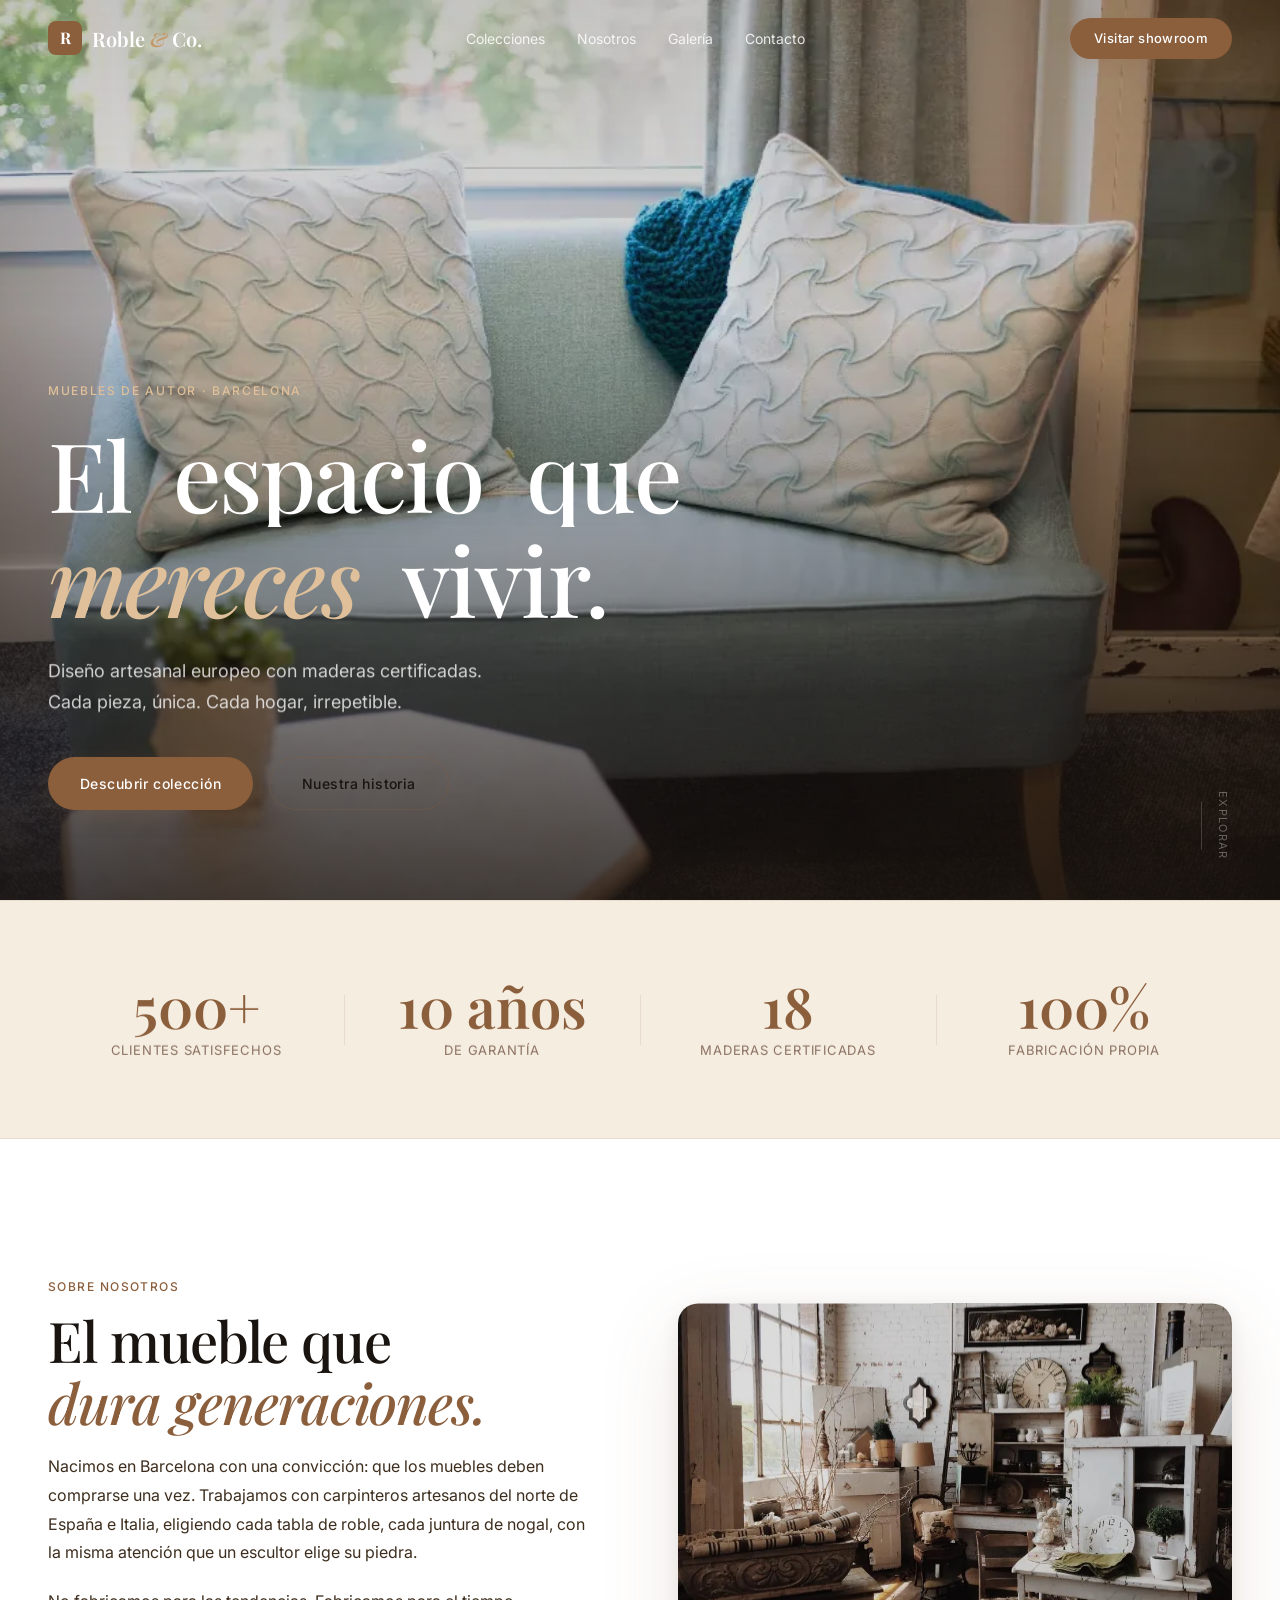
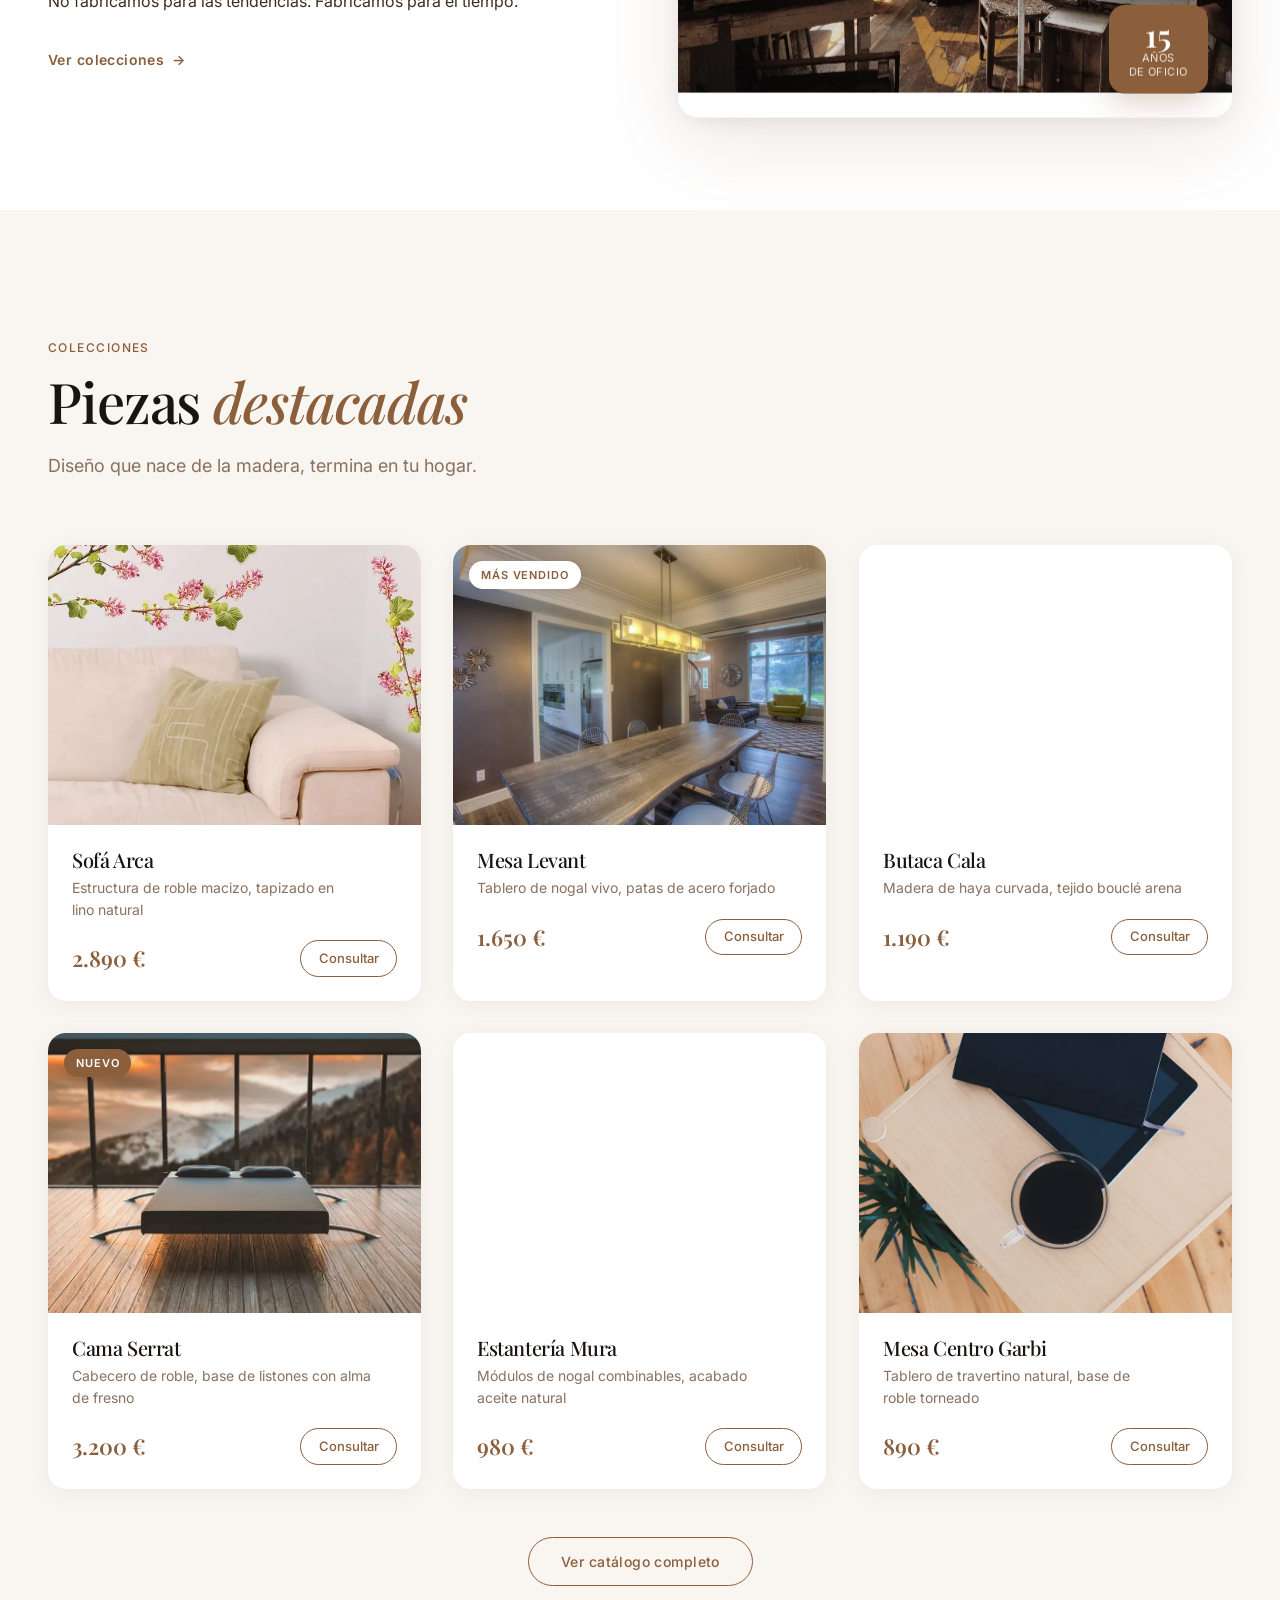
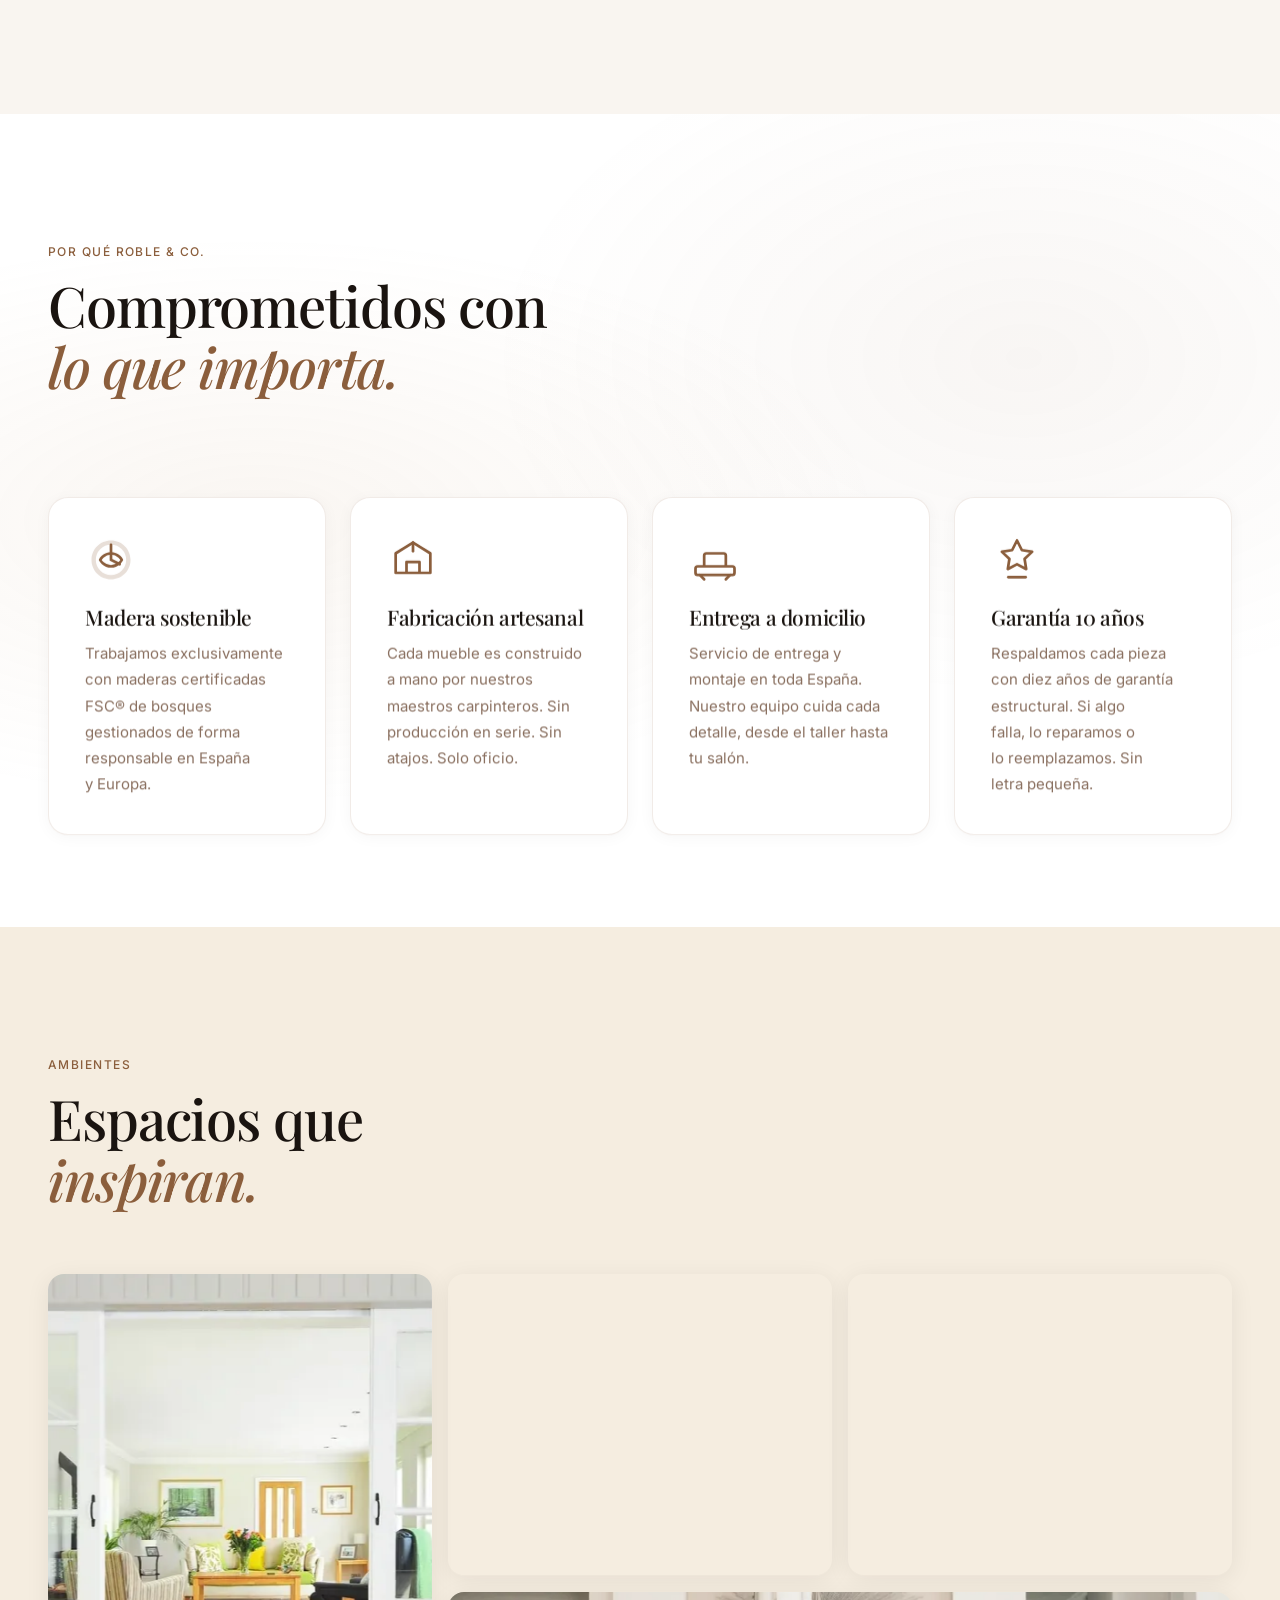
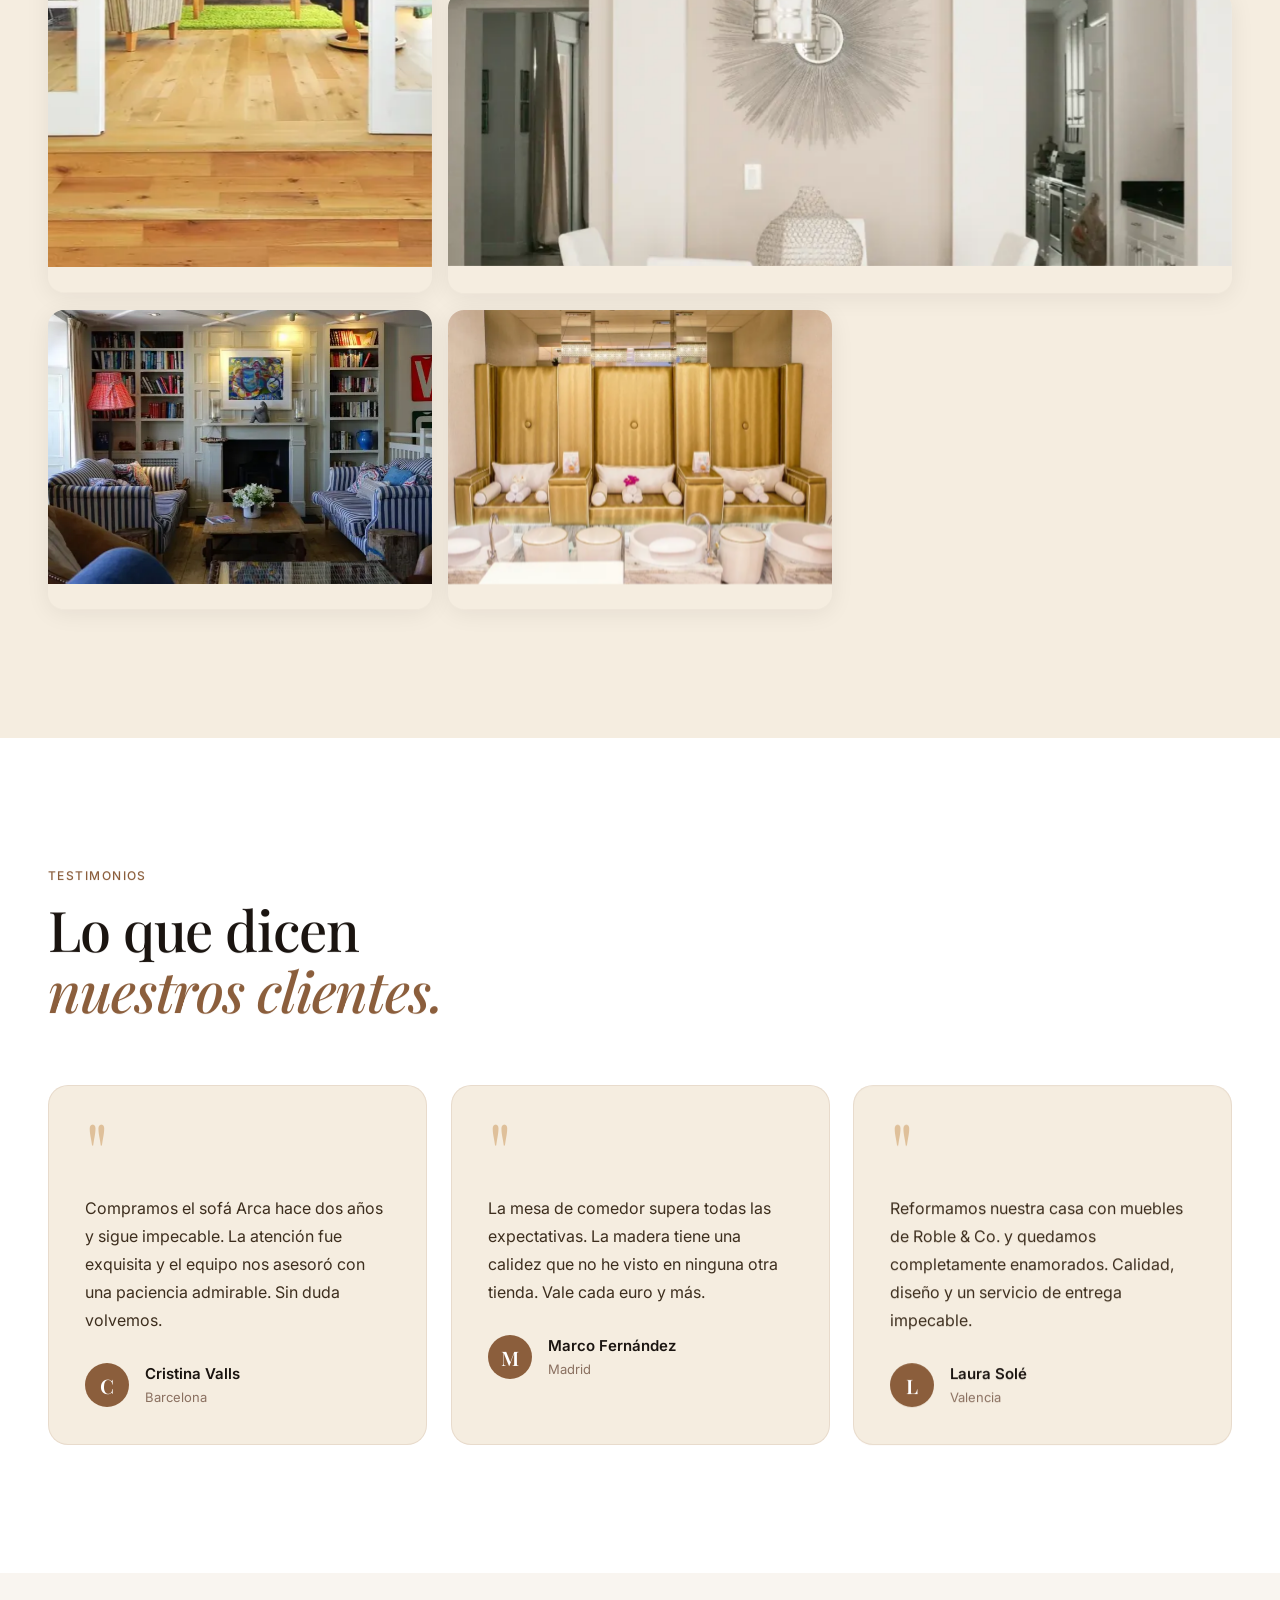
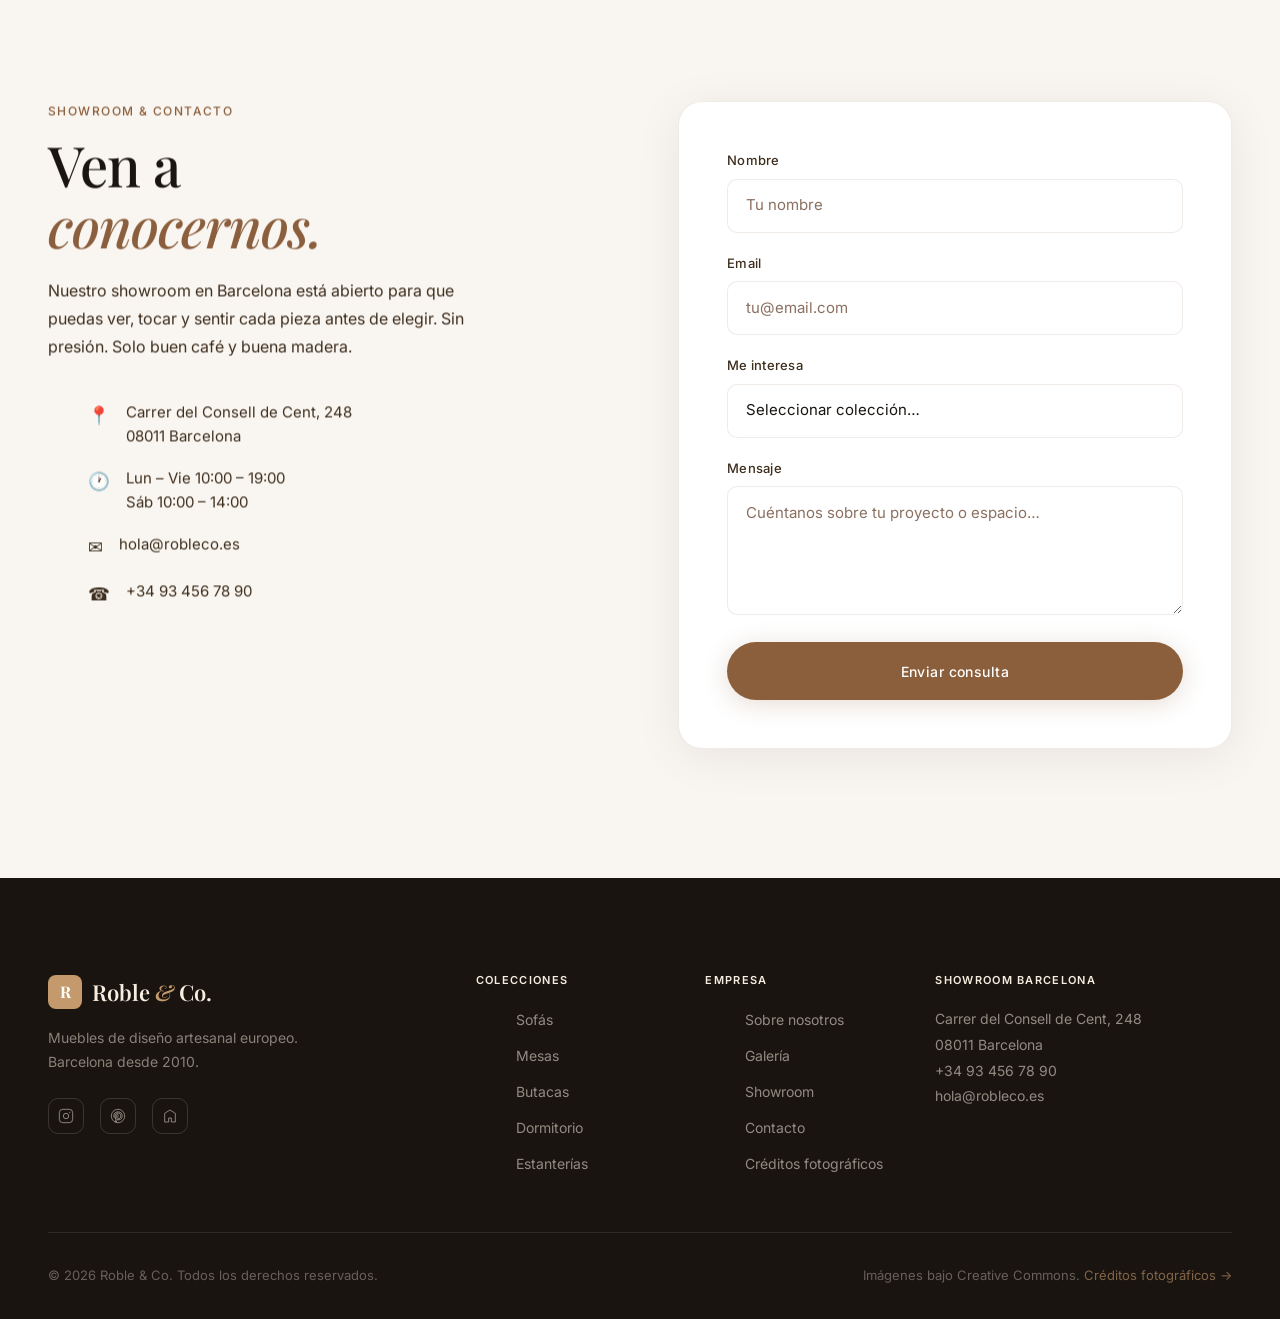
<file: index.html>
<!doctype html>
<html lang="es">
<head>
  <meta charset="utf-8">
  <meta name="viewport" content="width=device-width, initial-scale=1">
  <title>Roble &amp; Co. — Muebles de Diseño Artesanal</title>
  <meta name="description" content="Muebles de diseño europeo fabricados a mano con maderas certificadas sostenibles. Sofás, mesas, butacas y dormitorios de alta calidad.">
  <meta property="og:title" content="Roble &amp; Co. — Muebles de Diseño Artesanal">
  <meta property="og:description" content="Muebles de diseño europeo fabricados a mano con maderas certificadas sostenibles.">
  <meta property="og:type" content="website">

  <link rel="preconnect" href="https://fonts.googleapis.com">
  <link rel="preconnect" href="https://fonts.gstatic.com" crossorigin>
  <link rel="stylesheet" href="https://fonts.googleapis.com/css2?family=Playfair+Display:ital,wght@0,400;0,500;0,600;0,700;1,400;1,500&family=Inter:wght@300;400;500;600&display=swap">

  <link rel="preload" as="image" href="assets/img/hero.webp" fetchpriority="high">
  <link rel="stylesheet" href="styles.css?v=20260601">
</head>
<body>

  <!-- Skip link -->
  <a class="skip-link" href="#colecciones">Saltar al contenido</a>

  <!-- Custom cursor -->
  <div class="cursor" aria-hidden="true">
    <div class="cursor-dot"></div>
    <div class="cursor-ring"></div>
  </div>

  <!-- ============================
       NAV
  ============================= -->
  <header class="nav" id="nav" role="banner">
    <div class="nav-inner">
      <a href="#" class="nav-logo" aria-label="Roble &amp; Co. — Inicio">
        <span class="nav-logo-mark">R</span>
        <span class="nav-logo-text">Roble <em>&amp;</em> Co.</span>
      </a>
      <nav class="nav-links" aria-label="Navegación principal">
        <a href="#colecciones">Colecciones</a>
        <a href="#nosotros">Nosotros</a>
        <a href="#galeria">Galería</a>
        <a href="#contacto">Contacto</a>
      </nav>
      <a href="#contacto" class="btn btn-nav">Visitar showroom</a>
      <button class="nav-toggle" aria-label="Abrir menú" aria-expanded="false">
        <span></span><span></span>
      </button>
    </div>
    <!-- Mobile menu -->
    <div class="nav-mobile" role="navigation" aria-label="Menú móvil">
      <a href="#colecciones">Colecciones</a>
      <a href="#nosotros">Nosotros</a>
      <a href="#galeria">Galería</a>
      <a href="#contacto">Contacto</a>
      <a href="#contacto" class="btn btn-mobile">Visitar showroom</a>
    </div>
  </header>

  <main>

    <!-- ============================
         HERO
    ============================= -->
    <section class="hero" id="hero">
      <div class="hero-bg" aria-hidden="true">
        <img src="assets/img/hero.webp" alt="" fetchpriority="high" loading="eager" decoding="sync" class="hero-img">
        <div class="hero-overlay"></div>
      </div>
      <div class="hero-content">
        <p class="hero-kicker reveal-fade">Muebles de autor · Barcelona</p>
        <h1 class="hero-title">
          <span class="hero-line reveal-line">El espacio que</span>
          <span class="hero-line reveal-line"><em>mereces</em> vivir.</span>
        </h1>
        <p class="hero-sub reveal-fade">Diseño artesanal europeo con maderas certificadas.<br>Cada pieza, única. Cada hogar, irrepetible.</p>
        <div class="hero-actions reveal-fade">
          <a href="#colecciones" class="btn btn-primary">Descubrir colección</a>
          <a href="#nosotros" class="btn btn-ghost">Nuestra historia</a>
        </div>
      </div>
      <div class="hero-scroll" aria-hidden="true">
        <span class="hero-scroll-line"></span>
        <span class="hero-scroll-label">Explorar</span>
      </div>
    </section>

    <!-- ============================
         STATS
    ============================= -->
    <section class="stats" aria-label="Números de Roble &amp; Co.">
      <div class="container">
        <div class="stats-grid" data-stats>
          <div class="stat-item reveal-up">
            <span class="stat-num" data-count="500" data-suffix="+">500+</span>
            <span class="stat-label">clientes satisfechos</span>
          </div>
          <div class="stat-item reveal-up">
            <span class="stat-num" data-count="10" data-suffix=" años">10 años</span>
            <span class="stat-label">de garantía</span>
          </div>
          <div class="stat-item reveal-up">
            <span class="stat-num" data-count="18" data-suffix="">18</span>
            <span class="stat-label">maderas certificadas</span>
          </div>
          <div class="stat-item reveal-up">
            <span class="stat-num" data-count="100" data-suffix="%">100%</span>
            <span class="stat-label">fabricación propia</span>
          </div>
        </div>
      </div>
    </section>

    <!-- ============================
         NOSOTROS
    ============================= -->
    <section class="about" id="nosotros" aria-labelledby="about-title">
      <div class="container">
        <div class="about-grid">
          <div class="about-text">
            <p class="section-kicker reveal-fade">Sobre nosotros</p>
            <h2 id="about-title" class="section-title reveal-up">El mueble que<br><em>dura generaciones.</em></h2>
            <p class="about-body reveal-up">Nacimos en Barcelona con una convicción: que los muebles deben comprarse una vez. Trabajamos con carpinteros artesanos del norte de España e Italia, eligiendo cada tabla de roble, cada juntura de nogal, con la misma atención que un escultor elige su piedra.</p>
            <p class="about-body reveal-up">No fabricamos para las tendencias. Fabricamos para el tiempo.</p>
            <a href="#colecciones" class="about-link reveal-fade">Ver colecciones <span aria-hidden="true">→</span></a>
          </div>
          <div class="about-media reveal-up">
            <div class="about-img-wrap">
              <img src="assets/img/about3.webp" alt="Exposición de muebles en el showroom de Roble &amp; Co." loading="lazy" decoding="async">
              <div class="about-badge">
                <span class="badge-num">15</span>
                <span class="badge-text">años<br>de oficio</span>
              </div>
            </div>
          </div>
        </div>
      </div>
    </section>

    <!-- ============================
         COLECCIONES DESTACADAS
    ============================= -->
    <section class="products" id="colecciones" aria-labelledby="products-title">
      <div class="container">
        <div class="section-header reveal-up">
          <p class="section-kicker">Colecciones</p>
          <h2 id="products-title" class="section-title">Piezas <em>destacadas</em></h2>
          <p class="section-sub">Diseño que nace de la madera, termina en tu hogar.</p>
        </div>
        <div class="products-grid" data-products>
          <!-- Hardcoded for no-JS fallback — JS mounts/enriches if needed -->
          <article class="product-card reveal-up">
            <div class="product-img-wrap">
              <img src="assets/img/product-1.webp" alt="Sofá Arca de roble macizo con tapizado en lino natural" loading="lazy" decoding="async">
            </div>
            <div class="product-info">
              <h3 class="product-name">Sofá Arca</h3>
              <p class="product-desc">Estructura de roble macizo, tapizado en lino natural</p>
              <div class="product-foot">
                <span class="product-price">2.890 €</span>
                <a href="#contacto" class="product-cta" aria-label="Consultar sobre Sofá Arca">Consultar</a>
              </div>
            </div>
          </article>
          <article class="product-card reveal-up">
            <div class="product-img-wrap">
              <img src="assets/img/product-2.webp" alt="Mesa Levant de nogal vivo con patas de acero forjado" loading="lazy" decoding="async">
              <span class="product-badge">Más vendido</span>
            </div>
            <div class="product-info">
              <h3 class="product-name">Mesa Levant</h3>
              <p class="product-desc">Tablero de nogal vivo, patas de acero forjado</p>
              <div class="product-foot">
                <span class="product-price">1.650 €</span>
                <a href="#contacto" class="product-cta" aria-label="Consultar sobre Mesa Levant">Consultar</a>
              </div>
            </div>
          </article>
          <article class="product-card reveal-up">
            <div class="product-img-wrap">
              <img src="assets/img/product-3.webp" alt="Butaca Cala de haya curvada con tejido bouclé arena" loading="lazy" decoding="async">
            </div>
            <div class="product-info">
              <h3 class="product-name">Butaca Cala</h3>
              <p class="product-desc">Madera de haya curvada, tejido bouclé arena</p>
              <div class="product-foot">
                <span class="product-price">1.190 €</span>
                <a href="#contacto" class="product-cta" aria-label="Consultar sobre Butaca Cala">Consultar</a>
              </div>
            </div>
          </article>
          <article class="product-card reveal-up">
            <div class="product-img-wrap">
              <img src="assets/img/product-4.webp" alt="Cama Serrat con cabecero de roble y base de listones de fresno" loading="lazy" decoding="async">
              <span class="product-badge product-badge--accent">Nuevo</span>
            </div>
            <div class="product-info">
              <h3 class="product-name">Cama Serrat</h3>
              <p class="product-desc">Cabecero de roble, base de listones con alma de fresno</p>
              <div class="product-foot">
                <span class="product-price">3.200 €</span>
                <a href="#contacto" class="product-cta" aria-label="Consultar sobre Cama Serrat">Consultar</a>
              </div>
            </div>
          </article>
          <article class="product-card reveal-up">
            <div class="product-img-wrap">
              <img src="assets/img/product-5.webp" alt="Estantería Mura de nogal con módulos combinables" loading="lazy" decoding="async">
            </div>
            <div class="product-info">
              <h3 class="product-name">Estantería Mura</h3>
              <p class="product-desc">Módulos de nogal combinables, acabado aceite natural</p>
              <div class="product-foot">
                <span class="product-price">980 €</span>
                <a href="#contacto" class="product-cta" aria-label="Consultar sobre Estantería Mura">Consultar</a>
              </div>
            </div>
          </article>
          <article class="product-card reveal-up">
            <div class="product-img-wrap">
              <img src="assets/img/product-6.webp" alt="Mesa de Centro Garbi con tablero de travertino y base de roble torneado" loading="lazy" decoding="async">
            </div>
            <div class="product-info">
              <h3 class="product-name">Mesa Centro Garbi</h3>
              <p class="product-desc">Tablero de travertino natural, base de roble torneado</p>
              <div class="product-foot">
                <span class="product-price">890 €</span>
                <a href="#contacto" class="product-cta" aria-label="Consultar sobre Mesa Centro Garbi">Consultar</a>
              </div>
            </div>
          </article>
        </div>
        <div class="products-cta reveal-fade">
          <a href="#contacto" class="btn btn-outline">Ver catálogo completo</a>
        </div>
      </div>
    </section>

    <!-- ============================
         POR QUÉ ELEGIRNOS
    ============================= -->
    <section class="features" aria-labelledby="features-title">
      <div class="features-bg" aria-hidden="true"></div>
      <div class="container">
        <div class="section-header reveal-up">
          <p class="section-kicker">Por qué Roble &amp; Co.</p>
          <h2 id="features-title" class="section-title">Comprometidos con<br><em>lo que importa.</em></h2>
        </div>
        <div class="features-grid">
          <div class="feature-card reveal-up">
            <div class="feature-icon" aria-hidden="true">
              <svg viewBox="0 0 48 48" fill="none" xmlns="http://www.w3.org/2000/svg">
                <path d="M24 6c-9.941 0-18 8.059-18 18s8.059 18 18 18 18-8.059 18-18S33.941 6 24 6zm0 4a14 14 0 0 1 0 28A14 14 0 0 1 24 10z" fill="currentColor" opacity=".2"/>
                <path d="M24 10v14l8 4" stroke="currentColor" stroke-width="2.5" stroke-linecap="round"/>
                <path d="M14 24s3-6 10-6 10 6 10 6-3 6-10 6-10-6-10-6z" stroke="currentColor" stroke-width="2.5" stroke-linejoin="round"/>
              </svg>
            </div>
            <h3 class="feature-title">Madera sostenible</h3>
            <p class="feature-body">Trabajamos exclusivamente con maderas certificadas FSC® de bosques gestionados de forma responsable en España y Europa.</p>
          </div>
          <div class="feature-card reveal-up">
            <div class="feature-icon" aria-hidden="true">
              <svg viewBox="0 0 48 48" fill="none" xmlns="http://www.w3.org/2000/svg">
                <path d="M8 36V18l16-10 16 10v18H8z" stroke="currentColor" stroke-width="2.5" stroke-linejoin="round"/>
                <path d="M18 36V26h12v10" stroke="currentColor" stroke-width="2.5" stroke-linejoin="round"/>
                <path d="M24 8v8" stroke="currentColor" stroke-width="2.5" stroke-linecap="round"/>
              </svg>
            </div>
            <h3 class="feature-title">Fabricación artesanal</h3>
            <p class="feature-body">Cada mueble es construido a mano por nuestros maestros carpinteros. Sin producción en serie. Sin atajos. Solo oficio.</p>
          </div>
          <div class="feature-card reveal-up">
            <div class="feature-icon" aria-hidden="true">
              <svg viewBox="0 0 48 48" fill="none" xmlns="http://www.w3.org/2000/svg">
                <rect x="6" y="30" width="36" height="8" rx="2" stroke="currentColor" stroke-width="2.5"/>
                <path d="M14 30V20a2 2 0 0 1 2-2h16a2 2 0 0 1 2 2v10" stroke="currentColor" stroke-width="2.5"/>
                <path d="M10 38l4 4m24-4-4 4" stroke="currentColor" stroke-width="2.5" stroke-linecap="round"/>
              </svg>
            </div>
            <h3 class="feature-title">Entrega a domicilio</h3>
            <p class="feature-body">Servicio de entrega y montaje en toda España. Nuestro equipo cuida cada detalle, desde el taller hasta tu salón.</p>
          </div>
          <div class="feature-card reveal-up">
            <div class="feature-icon" aria-hidden="true">
              <svg viewBox="0 0 48 48" fill="none" xmlns="http://www.w3.org/2000/svg">
                <path d="M24 6l4.5 9 9.5 1.5-7 6.5 1.5 9.5L24 28l-8.5 4.5 1.5-9.5-7-6.5L19.5 15 24 6z" stroke="currentColor" stroke-width="2.5" stroke-linejoin="round"/>
                <path d="M16 40h16" stroke="currentColor" stroke-width="2.5" stroke-linecap="round"/>
              </svg>
            </div>
            <h3 class="feature-title">Garantía 10 años</h3>
            <p class="feature-body">Respaldamos cada pieza con diez años de garantía estructural. Si algo falla, lo reparamos o lo reemplazamos. Sin letra pequeña.</p>
          </div>
        </div>
      </div>
    </section>

    <!-- ============================
         GALERÍA
    ============================= -->
    <section class="gallery" id="galeria" aria-labelledby="gallery-title">
      <div class="container">
        <div class="section-header reveal-up">
          <p class="section-kicker">Ambientes</p>
          <h2 id="gallery-title" class="section-title">Espacios que<br><em>inspiran.</em></h2>
        </div>
        <div class="gallery-grid">
          <div class="gallery-item gallery-item--tall reveal-up">
            <img src="assets/img/gallery-1.webp" alt="Salón escandinavo con sofá y mesa de madera" loading="lazy" decoding="async">
          </div>
          <div class="gallery-item reveal-up">
            <img src="assets/img/gallery-2.webp" alt="Interior moderno con muebles de diseño" loading="lazy" decoding="async">
          </div>
          <div class="gallery-item reveal-up">
            <img src="assets/img/gallery-3.webp" alt="Dormitorio con madera cálida y luz natural" loading="lazy" decoding="async">
          </div>
          <div class="gallery-item gallery-item--wide reveal-up">
            <img src="assets/img/gallery-4.webp" alt="Comedor elegante con mesa de madera maciza" loading="lazy" decoding="async">
          </div>
          <div class="gallery-item reveal-up">
            <img src="assets/img/gallery-5.webp" alt="Salón luminoso con sofá de diseño" loading="lazy" decoding="async">
          </div>
          <div class="gallery-item reveal-up">
            <img src="assets/img/gallery-6.webp" alt="Rincón acogedor con muebles de madera" loading="lazy" decoding="async">
          </div>
        </div>
      </div>
    </section>

    <!-- ============================
         TESTIMONIOS
    ============================= -->
    <section class="testimonials" aria-labelledby="testimonials-title">
      <div class="container">
        <div class="section-header reveal-up">
          <p class="section-kicker">Testimonios</p>
          <h2 id="testimonials-title" class="section-title">Lo que dicen<br><em>nuestros clientes.</em></h2>
        </div>
        <div class="testimonials-grid">
          <div class="testimonial-card reveal-up">
            <div class="testimonial-quote-mark" aria-hidden="true">"</div>
            <blockquote class="testimonial-text">
              Compramos el sofá Arca hace dos años y sigue impecable. La atención fue exquisita y el equipo nos asesoró con una paciencia admirable. Sin duda volvemos.
            </blockquote>
            <footer class="testimonial-author">
              <div class="testimonial-avatar" aria-hidden="true">C</div>
              <div>
                <strong class="testimonial-name">Cristina Valls</strong>
                <span class="testimonial-city">Barcelona</span>
              </div>
            </footer>
          </div>
          <div class="testimonial-card reveal-up">
            <div class="testimonial-quote-mark" aria-hidden="true">"</div>
            <blockquote class="testimonial-text">
              La mesa de comedor supera todas las expectativas. La madera tiene una calidez que no he visto en ninguna otra tienda. Vale cada euro y más.
            </blockquote>
            <footer class="testimonial-author">
              <div class="testimonial-avatar" aria-hidden="true">M</div>
              <div>
                <strong class="testimonial-name">Marco Fernández</strong>
                <span class="testimonial-city">Madrid</span>
              </div>
            </footer>
          </div>
          <div class="testimonial-card reveal-up">
            <div class="testimonial-quote-mark" aria-hidden="true">"</div>
            <blockquote class="testimonial-text">
              Reformamos nuestra casa con muebles de Roble &amp; Co. y quedamos completamente enamorados. Calidad, diseño y un servicio de entrega impecable.
            </blockquote>
            <footer class="testimonial-author">
              <div class="testimonial-avatar" aria-hidden="true">L</div>
              <div>
                <strong class="testimonial-name">Laura Solé</strong>
                <span class="testimonial-city">Valencia</span>
              </div>
            </footer>
          </div>
        </div>
      </div>
    </section>

    <!-- ============================
         CONTACTO / SHOWROOM
    ============================= -->
    <section class="contact" id="contacto" aria-labelledby="contact-title">
      <div class="container">
        <div class="contact-grid">
          <div class="contact-info reveal-up">
            <p class="section-kicker">Showroom &amp; Contacto</p>
            <h2 id="contact-title" class="section-title">Ven a<br><em>conocernos.</em></h2>
            <p class="contact-intro">Nuestro showroom en Barcelona está abierto para que puedas ver, tocar y sentir cada pieza antes de elegir. Sin presión. Solo buen café y buena madera.</p>
            <ul class="contact-details">
              <li>
                <span class="contact-icon" aria-hidden="true">📍</span>
                <span>Carrer del Consell de Cent, 248<br>08011 Barcelona</span>
              </li>
              <li>
                <span class="contact-icon" aria-hidden="true">🕐</span>
                <span>Lun – Vie 10:00 – 19:00<br>Sáb 10:00 – 14:00</span>
              </li>
              <li>
                <span class="contact-icon" aria-hidden="true">✉</span>
                <a href="mailto:hola@robleco.es">hola@robleco.es</a>
              </li>
              <li>
                <span class="contact-icon" aria-hidden="true">☎</span>
                <a href="tel:+34934567890">+34 93 456 78 90</a>
              </li>
            </ul>
          </div>
          <div class="contact-form-wrap reveal-up">
            <form class="contact-form" id="contact-form" novalidate>
              <div class="form-row">
                <label for="cf-name" class="form-label">Nombre</label>
                <input type="text" id="cf-name" name="name" class="form-input" placeholder="Tu nombre" required autocomplete="name">
              </div>
              <div class="form-row">
                <label for="cf-email" class="form-label">Email</label>
                <input type="email" id="cf-email" name="email" class="form-input" placeholder="tu@email.com" required autocomplete="email">
              </div>
              <div class="form-row">
                <label for="cf-interest" class="form-label">Me interesa</label>
                <select id="cf-interest" name="interest" class="form-input form-select">
                  <option value="">Seleccionar colección…</option>
                  <option value="sofa">Sofás</option>
                  <option value="mesa">Mesas</option>
                  <option value="butaca">Butacas</option>
                  <option value="dormitorio">Dormitorio</option>
                  <option value="otro">Consulta general</option>
                </select>
              </div>
              <div class="form-row">
                <label for="cf-message" class="form-label">Mensaje</label>
                <textarea id="cf-message" name="message" class="form-input form-textarea" placeholder="Cuéntanos sobre tu proyecto o espacio…" rows="4"></textarea>
              </div>
              <button type="submit" class="btn btn-primary btn-form">
                <span class="btn-text">Enviar consulta</span>
                <span class="btn-sending" aria-hidden="true">Enviando…</span>
                <span class="btn-sent" aria-hidden="true">✓ Enviado</span>
              </button>
            </form>
          </div>
        </div>
      </div>
    </section>

  </main>

  <!-- ============================
       FOOTER
  ============================= -->
  <footer class="footer" role="contentinfo">
    <div class="container">
      <div class="footer-grid">
        <div class="footer-brand">
          <a href="#" class="footer-logo" aria-label="Roble &amp; Co. — Inicio">
            <span class="nav-logo-mark">R</span>
            <span>Roble <em>&amp;</em> Co.</span>
          </a>
          <p class="footer-tagline">Muebles de diseño artesanal europeo.<br>Barcelona desde 2010.</p>
          <div class="footer-social">
            <a href="#" aria-label="Instagram de Roble &amp; Co." rel="noopener">
              <svg viewBox="0 0 24 24" fill="none" xmlns="http://www.w3.org/2000/svg" aria-hidden="true">
                <rect x="2" y="2" width="20" height="20" rx="5" stroke="currentColor" stroke-width="1.5"/>
                <circle cx="12" cy="12" r="4" stroke="currentColor" stroke-width="1.5"/>
                <circle cx="17.5" cy="6.5" r="1" fill="currentColor"/>
              </svg>
            </a>
            <a href="#" aria-label="Pinterest de Roble &amp; Co." rel="noopener">
              <svg viewBox="0 0 24 24" fill="none" xmlns="http://www.w3.org/2000/svg" aria-hidden="true">
                <path d="M12 2C6.477 2 2 6.477 2 12c0 4.236 2.636 7.855 6.356 9.312-.088-.791-.167-2.005.035-2.868.181-.78 1.172-4.97 1.172-4.97s-.299-.598-.299-1.482c0-1.388.806-2.428 1.808-2.428.853 0 1.267.641 1.267 1.408 0 .858-.546 2.141-.828 3.329-.236.995.498 1.806 1.476 1.806 1.771 0 3.133-1.868 3.133-4.566 0-2.386-1.716-4.054-4.165-4.054-2.837 0-4.5 2.128-4.5 4.328 0 .857.33 1.776.741 2.278a.3.3 0 0 1 .069.286c-.076.313-.243.995-.276 1.134-.044.183-.145.222-.334.134-1.249-.581-2.03-2.407-2.03-3.874 0-3.154 2.292-6.052 6.608-6.052 3.469 0 6.165 2.473 6.165 5.776 0 3.447-2.173 6.22-5.19 6.22-1.013 0-1.967-.527-2.292-1.148l-.623 2.378c-.226.869-.835 1.958-1.244 2.621.937.29 1.931.446 2.962.446 5.523 0 10-4.477 10-10S17.523 2 12 2z" stroke="currentColor" stroke-width="1.5" stroke-linejoin="round"/>
              </svg>
            </a>
            <a href="#" aria-label="Houzz de Roble &amp; Co." rel="noopener">
              <svg viewBox="0 0 24 24" fill="none" xmlns="http://www.w3.org/2000/svg" aria-hidden="true">
                <path d="M12 3L4 8v13h6v-6h4v6h6V8L12 3z" stroke="currentColor" stroke-width="1.5" stroke-linejoin="round"/>
              </svg>
            </a>
          </div>
        </div>
        <div class="footer-nav">
          <h4 class="footer-nav-title">Colecciones</h4>
          <ul>
            <li><a href="#colecciones">Sofás</a></li>
            <li><a href="#colecciones">Mesas</a></li>
            <li><a href="#colecciones">Butacas</a></li>
            <li><a href="#colecciones">Dormitorio</a></li>
            <li><a href="#colecciones">Estanterías</a></li>
          </ul>
        </div>
        <div class="footer-nav">
          <h4 class="footer-nav-title">Empresa</h4>
          <ul>
            <li><a href="#nosotros">Sobre nosotros</a></li>
            <li><a href="#galeria">Galería</a></li>
            <li><a href="#contacto">Showroom</a></li>
            <li><a href="#contacto">Contacto</a></li>
            <li><a href="creditos.html">Créditos fotográficos</a></li>
          </ul>
        </div>
        <div class="footer-contact-block">
          <h4 class="footer-nav-title">Showroom Barcelona</h4>
          <address>
            Carrer del Consell de Cent, 248<br>
            08011 Barcelona<br>
            <a href="tel:+34934567890">+34 93 456 78 90</a><br>
            <a href="mailto:hola@robleco.es">hola@robleco.es</a>
          </address>
        </div>
      </div>
      <div class="footer-bottom">
        <p class="footer-copy">© 2026 Roble &amp; Co. Todos los derechos reservados.</p>
        <p class="footer-credits-link">
          Imágenes bajo Creative Commons. <a href="creditos.html">Créditos fotográficos →</a>
        </p>
      </div>
    </div>
  </footer>

  <!-- Scripts — defer, in dependency order -->
  <script defer src="lib/gsap.min.js?v=20260601"></script>
  <script defer src="lib/ScrollTrigger.min.js?v=20260601"></script>
  <script defer src="lib/manifest.js?v=20260601"></script>
  <script defer src="main.js?v=20260601"></script>
</body>
</html>
</file>
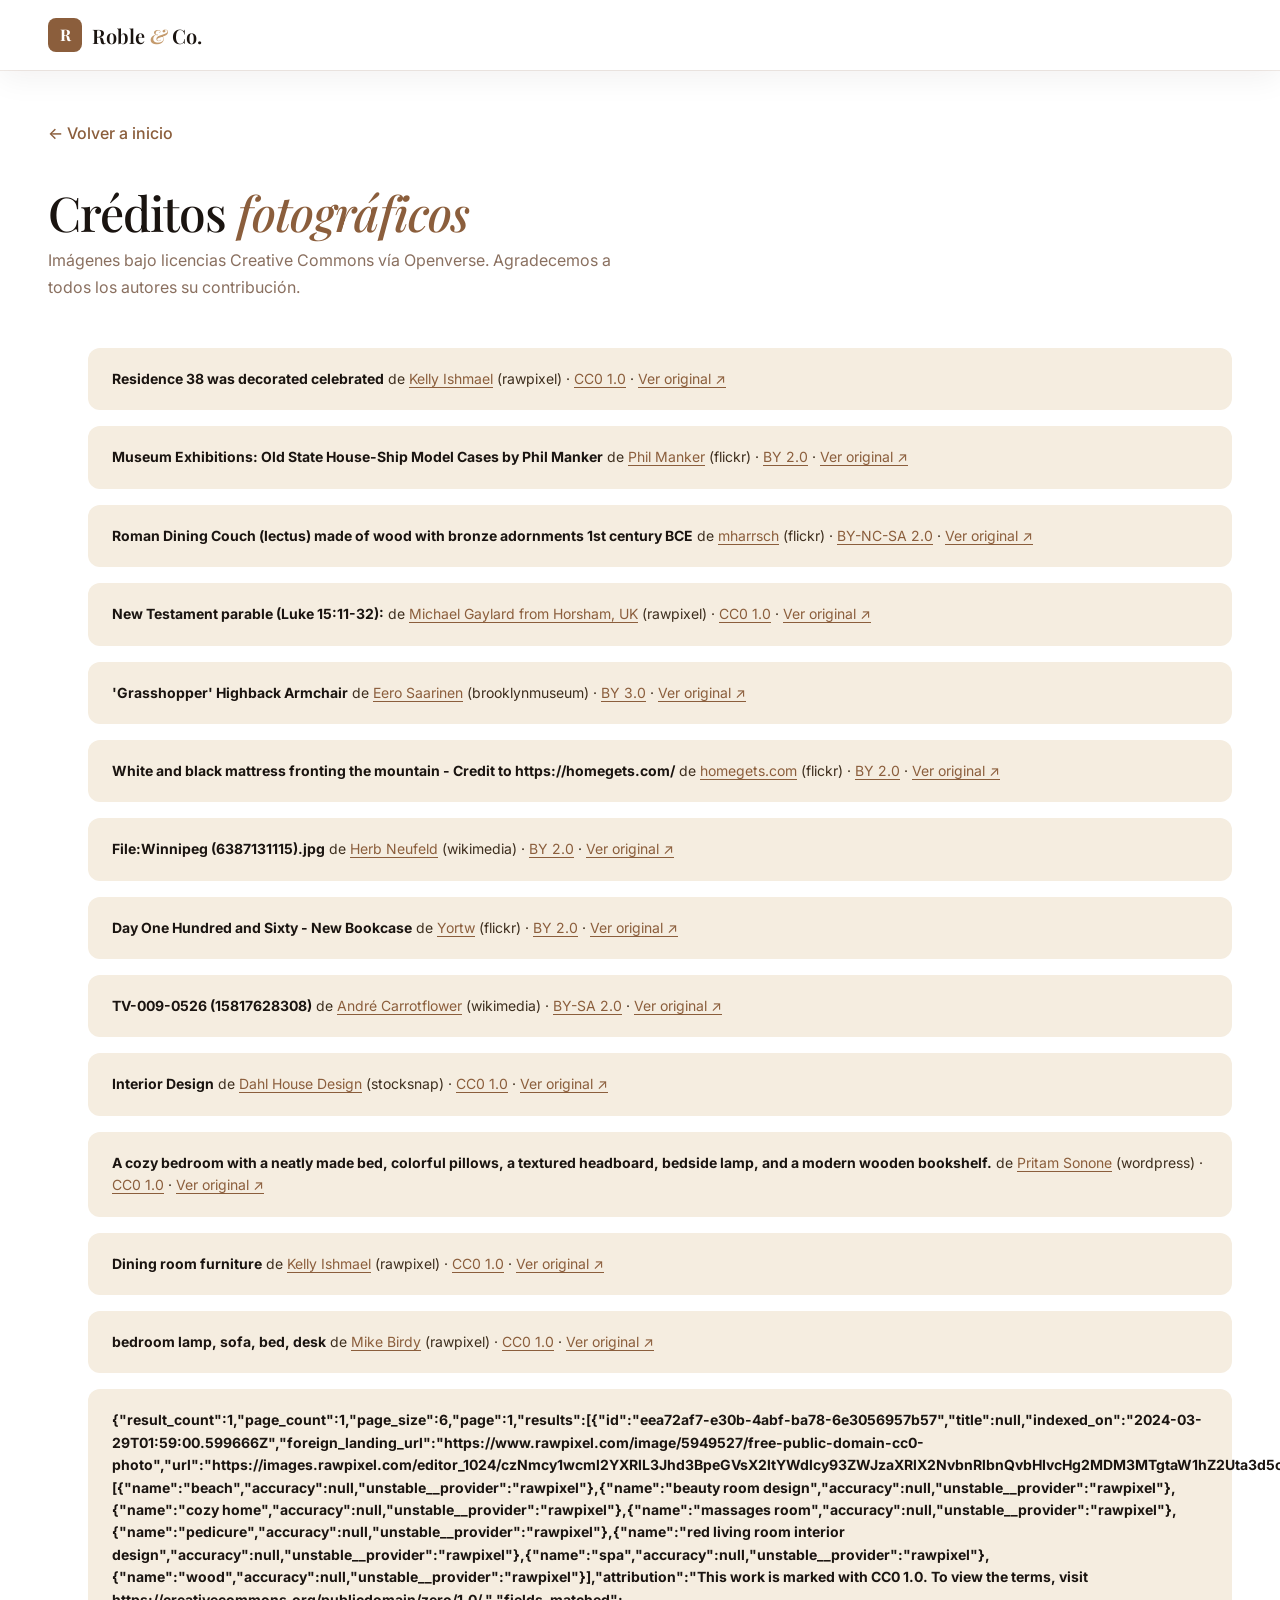
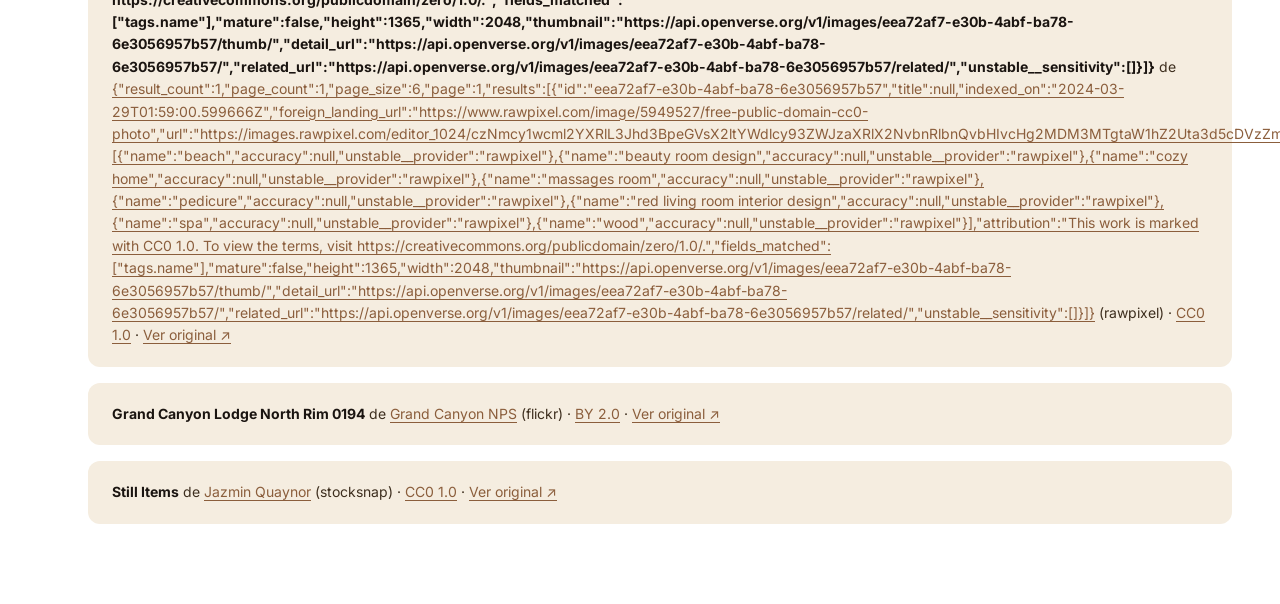
<file: creditos.html>
<!doctype html>
<html lang="es">
<head>
  <meta charset="utf-8">
  <meta name="viewport" content="width=device-width, initial-scale=1">
  <title>Créditos fotográficos · Roble &amp; Co.</title>
  <link rel="preconnect" href="https://fonts.googleapis.com">
  <link rel="preconnect" href="https://fonts.gstatic.com" crossorigin>
  <link rel="stylesheet" href="https://fonts.googleapis.com/css2?family=Playfair+Display:ital,wght@0,400;0,500;1,400&family=Inter:wght@300;400;500&display=swap">
  <link rel="stylesheet" href="styles.css?v=20260601">
  <style>
    .credits-page { padding: calc(var(--nav-h) + 3rem) 0 5rem; }
    .credits-page h1 { font-size: clamp(2rem,4vw,3rem); margin-bottom: .5rem; }
    .credits-page .lead { color: var(--ink-mute); margin-bottom: 3rem; max-width: 60ch; }
    .credits-list { list-style: none; display: flex; flex-direction: column; gap: 1rem; }
    .credits-list li {
      padding: 1.25rem 1.5rem;
      background: var(--bg-2);
      border-radius: 12px;
      font-size: .875rem;
      color: var(--ink-soft);
      line-height: 1.6;
    }
    .credits-list strong { color: var(--ink); }
    .credits-list a { color: var(--brown); text-decoration: underline; text-underline-offset: 3px; }
    .credits-list a:hover { color: var(--ink); }
    .back-link { display:inline-flex; align-items:center; gap:.5rem; color:var(--brown); font-weight:500; margin-bottom:2.5rem; transition:gap .3s; }
    .back-link:hover { gap:.875rem; }
  </style>
</head>
<body>
  <header class="nav is-scrolled" id="nav" role="banner">
    <div class="nav-inner">
      <a href="index.html" class="nav-logo" aria-label="Roble &amp; Co. — Inicio">
        <span class="nav-logo-mark">R</span>
        <span class="nav-logo-text">Roble <em>&amp;</em> Co.</span>
      </a>
    </div>
  </header>

  <main class="credits-page">
    <div class="container">
      <a href="index.html" class="back-link">← Volver a inicio</a>
      <h1 class="section-title">Créditos <em>fotográficos</em></h1>
      <p class="lead">Imágenes bajo licencias Creative Commons vía <a href="https://openverse.org" target="_blank" rel="noopener">Openverse</a>. Agradecemos a todos los autores su contribución.</p>
      <ul class="credits-list" data-credits>
        <li>Cargando créditos…</li>
      </ul>
    </div>
  </main>

  <script>
    (function () {
      var list = document.querySelector("[data-credits]");
      if (!list) return;
      fetch("assets/credits.json")
        .then(function (r) { return r.json(); })
        .then(function (credits) {
          var entries = Object.entries(credits);
          if (!entries.length) { list.innerHTML = "<li>No hay créditos registrados.</li>"; return; }
          list.innerHTML = entries.map(function (entry) {
            var id = entry[0], c = entry[1];
            var creator = c.creator_url
              ? '<a href="' + c.creator_url + '" target="_blank" rel="noopener">' + (c.creator || "Autor desconocido") + "</a>"
              : (c.creator || "Autor desconocido");
            var license = c.license_url
              ? '<a href="' + c.license_url + '" target="_blank" rel="noopener">' + (c.license || "").toUpperCase() + " " + (c.license_version || "") + "</a>"
              : ((c.license || "").toUpperCase());
            var original = c.foreign_landing_url
              ? ' · <a href="' + c.foreign_landing_url + '" target="_blank" rel="noopener">Ver original ↗</a>'
              : "";
            return "<li><strong>" + (c.title || "Sin título") + "</strong> de " + creator +
              " (" + (c.source || "desconocido") + ") · " + license + original + "</li>";
          }).join("");
        })
        .catch(function () {
          list.innerHTML = "<li>No se pudieron cargar los créditos. Abre este archivo desde un servidor HTTP.</li>";
        });
    })();
  </script>
</body>
</html>
</file>
<file: styles.css>
/* =============================================================
   1. TOKENS
   ============================================================= */
:root {
  --bg:        #ffffff;
  --bg-2:      #F5EDE0;
  --bg-3:      #f9f5f0;
  --ink:       #1a1410;
  --ink-soft:  #3d2e1e;
  --ink-mute:  #8a7060;
  --brown:     #8B5E3C;
  --brown-2:   #C49A6C;
  --brown-3:   #dfc09a;
  --cream:     #F5EDE0;
  --gold:      #c9a45a;
  --line:      rgba(139,94,60,0.12);
  --line-soft: rgba(139,94,60,0.07);

  --ease-out:    cubic-bezier(0.16, 1, 0.3, 1);
  --ease-soft:   cubic-bezier(0.25, 0.46, 0.45, 0.94);
  --ease-bounce: cubic-bezier(0.34, 1.56, 0.64, 1);

  --nav-h: 72px;
  --gutter: clamp(1.25rem, 5vw, 3rem);
  --max-w: 1280px;

  --serif: 'Playfair Display', Georgia, serif;
  --sans:  'Inter', system-ui, sans-serif;
}

/* =============================================================
   2. RESET & BASE
   ============================================================= */
*, *::before, *::after { box-sizing: border-box; margin: 0; }
html {
  -webkit-text-size-adjust: 100%;
  scroll-behavior: smooth;
  overflow-x: clip;
}
body {
  font-family: var(--sans);
  font-size: 16px;
  line-height: 1.65;
  color: var(--ink);
  background: var(--bg);
  -webkit-font-smoothing: antialiased;
  text-rendering: optimizeLegibility;
  overflow-x: clip;
  overscroll-behavior-y: none;
}
img, svg, video { display: block; max-width: 100%; }
img { height: auto; }
button { font: inherit; color: inherit; cursor: pointer; border: 0; background: none; }
a { color: inherit; text-decoration: none; }
p { text-wrap: pretty; }
h1, h2, h3, h4 {
  font-family: var(--serif);
  text-wrap: balance;
  line-height: 1.1;
  letter-spacing: -0.02em;
}
address { font-style: normal; }
::selection { background: var(--brown); color: var(--cream); }
:focus-visible {
  outline: 2px solid var(--brown);
  outline-offset: 3px;
  border-radius: 4px;
}

/* =============================================================
   3. UTILITIES
   ============================================================= */
.skip-link {
  position: fixed; top: -100px; left: 1rem;
  padding: .6rem 1rem; background: var(--brown); color: var(--cream);
  z-index: 9999; border-radius: 8px; font-weight: 500; font-size: .875rem;
}
.skip-link:focus { top: 1rem; }

.container {
  width: 100%;
  max-width: var(--max-w);
  margin-inline: auto;
  padding-inline: var(--gutter);
}

.section-kicker {
  font-family: var(--sans);
  font-size: .75rem;
  font-weight: 500;
  letter-spacing: .12em;
  text-transform: uppercase;
  color: var(--brown);
  margin-bottom: .75rem;
}
.section-title {
  font-size: clamp(2rem, 4.5vw, 3.5rem);
  font-weight: 500;
  color: var(--ink);
  margin-bottom: 1.25rem;
}
.section-title em {
  font-style: italic;
  color: var(--brown);
}
.section-sub {
  font-size: clamp(1rem, 1.5vw, 1.125rem);
  color: var(--ink-mute);
  max-width: 52ch;
}
.section-header {
  margin-bottom: clamp(2.5rem, 5vw, 4rem);
}

/* =============================================================
   4. BUTTONS
   ============================================================= */
.btn {
  display: inline-flex;
  align-items: center;
  gap: .5rem;
  padding: .875rem 2rem;
  border-radius: 100px;
  font-size: .875rem;
  font-weight: 500;
  letter-spacing: .03em;
  transition: transform .3s var(--ease-out), box-shadow .3s var(--ease-out), background .25s, color .25s, border-color .25s;
  white-space: nowrap;
  cursor: pointer;
}
.btn-primary {
  background: var(--brown);
  color: #fff;
  box-shadow: 0 4px 24px rgba(139,94,60,.22);
}
.btn-primary:hover {
  background: var(--ink);
  box-shadow: 0 8px 40px rgba(139,94,60,.3);
  transform: translateY(-2px);
}
.btn-ghost {
  background: transparent;
  color: var(--ink);
  border: 1.5px solid rgba(139,94,60,.35);
}
.btn-ghost:hover {
  border-color: var(--brown);
  background: rgba(139,94,60,.06);
  transform: translateY(-2px);
}
.btn-outline {
  background: transparent;
  color: var(--brown);
  border: 1.5px solid var(--brown);
  padding: .75rem 2rem;
}
.btn-outline:hover {
  background: var(--brown);
  color: #fff;
  transform: translateY(-2px);
  box-shadow: 0 6px 24px rgba(139,94,60,.25);
}
.btn-nav {
  background: var(--brown);
  color: #fff;
  padding: .6rem 1.5rem;
  font-size: .8125rem;
  box-shadow: 0 3px 16px rgba(139,94,60,.2);
}
.btn-nav:hover {
  background: var(--ink);
  transform: translateY(-1px);
}
.btn-mobile {
  display: inline-flex;
  width: 100%;
  justify-content: center;
  background: var(--brown);
  color: #fff;
  padding: 1rem;
  border-radius: 12px;
  margin-top: .5rem;
}

/* =============================================================
   5. CURSOR
   ============================================================= */
.cursor { pointer-events: none; position: fixed; z-index: 9999; opacity: 0; transition: opacity .3s; }
.cursor.is-ready { opacity: 1; }
.cursor-dot {
  position: fixed;
  width: 7px; height: 7px;
  border-radius: 50%;
  background: var(--brown);
  transform: translate3d(-50%, -50%, 0);
  transition: width .2s, height .2s, background .2s;
}
.cursor-ring {
  position: fixed;
  width: 32px; height: 32px;
  border-radius: 50%;
  border: 1.5px solid rgba(139,94,60,.55);
  transform: translate3d(-50%, -50%, 0);
  transition: width .25s var(--ease-out), height .25s var(--ease-out), border-color .2s;
}
.cursor.is-hover .cursor-dot { width: 10px; height: 10px; background: var(--brown-2); }
.cursor.is-hover .cursor-ring { width: 48px; height: 48px; border-color: var(--brown); }
@media (hover: none) { .cursor { display: none; } }

/* =============================================================
   6. NAV
   ============================================================= */
.nav {
  position: fixed; top: 0; left: 0; right: 0; z-index: 100;
  padding: 0;
  transition: background .4s var(--ease-soft), box-shadow .4s var(--ease-soft);
}
.nav.is-scrolled {
  background: rgba(255,255,255,0.96);
  box-shadow: 0 1px 0 var(--line), 0 8px 32px rgba(26,20,16,.06);
  backdrop-filter: blur(12px);
  -webkit-backdrop-filter: blur(12px);
}
.nav-inner {
  display: flex;
  align-items: center;
  gap: 2rem;
  max-width: var(--max-w);
  margin-inline: auto;
  padding: 1.125rem var(--gutter);
}
.nav-logo {
  display: flex;
  align-items: center;
  gap: .625rem;
  font-family: var(--serif);
  font-size: 1.25rem;
  font-weight: 600;
  color: var(--ink);
  flex-shrink: 0;
}
.nav.is-scrolled .nav-logo { color: var(--ink); }
.nav:not(.is-scrolled) .nav-logo { color: #fff; }
.nav-logo-mark {
  display: flex;
  align-items: center;
  justify-content: center;
  width: 34px; height: 34px;
  border-radius: 8px;
  background: var(--brown);
  color: #fff;
  font-size: 1rem;
  font-weight: 700;
  flex-shrink: 0;
}
.nav-logo em { font-style: italic; color: var(--brown-2); }
.nav-links {
  display: none;
  gap: 2rem;
  margin-left: auto;
}
.nav-links a {
  font-size: .875rem;
  font-weight: 400;
  color: inherit;
  position: relative;
  transition: color .2s;
}
.nav:not(.is-scrolled) .nav-links a { color: rgba(255,255,255,.85); }
.nav.is-scrolled .nav-links a { color: var(--ink-soft); }
.nav-links a::after {
  content: '';
  position: absolute; bottom: -3px; left: 0; right: 0;
  height: 1px;
  background: var(--brown);
  transform: scaleX(0);
  transform-origin: left;
  transition: transform .3s var(--ease-out);
}
.nav-links a:hover { color: var(--brown); }
.nav-links a:hover::after { transform: scaleX(1); }
.nav .btn-nav { margin-left: auto; display: none; }
.nav-toggle {
  margin-left: auto;
  display: flex;
  flex-direction: column;
  gap: 5px;
  padding: 8px;
  cursor: pointer;
}
.nav-toggle span {
  display: block;
  width: 22px; height: 1.5px;
  background: #fff;
  border-radius: 2px;
  transition: background .3s, transform .3s;
}
.nav.is-scrolled .nav-toggle span { background: var(--ink); }
.nav-toggle.is-open span:first-child { transform: translateY(6.5px) rotate(45deg); }
.nav-toggle.is-open span:last-child  { transform: translateY(-6.5px) rotate(-45deg); }

.nav-mobile {
  display: none;
  flex-direction: column;
  gap: .25rem;
  padding: 1rem var(--gutter) 2rem;
  background: rgba(255,255,255,.97);
  backdrop-filter: blur(16px);
  border-top: 1px solid var(--line);
}
.nav-mobile.is-open { display: flex; }
.nav-mobile a {
  font-size: 1.0625rem;
  font-weight: 400;
  color: var(--ink-soft);
  padding: .75rem 0;
  border-bottom: 1px solid var(--line-soft);
  transition: color .2s;
}
.nav-mobile a:hover { color: var(--brown); }
.nav-mobile a:last-child { border-bottom: none; }

@media (min-width: 960px) {
  .nav-links { display: flex; }
  .nav .btn-nav { display: inline-flex; }
  .nav-toggle { display: none; }
}

/* =============================================================
   7. HERO
   ============================================================= */
.hero {
  position: relative;
  min-height: 100vh;
  min-height: 100svh;
  display: flex;
  align-items: flex-end;
  overflow: hidden;
}
.hero-bg {
  position: absolute; inset: 0; z-index: 0;
}
.hero-img {
  width: 100%; height: 100%;
  object-fit: cover;
  object-position: center 30%;
  will-change: transform;
}
.hero-overlay {
  position: absolute; inset: 0;
  background: linear-gradient(
    180deg,
    rgba(26,20,16,.25) 0%,
    rgba(26,20,16,.15) 35%,
    rgba(26,20,16,.55) 75%,
    rgba(26,20,16,.82) 100%
  );
}
.hero-content {
  position: relative; z-index: 2;
  padding: clamp(5rem, 10vh, 8rem) var(--gutter) clamp(5rem, 10vh, 7rem);
  max-width: calc(var(--max-w) + 2 * var(--gutter));
  margin-inline: auto;
  width: 100%;
}
.hero-kicker {
  font-size: .75rem;
  font-weight: 500;
  letter-spacing: .14em;
  text-transform: uppercase;
  color: var(--brown-3);
  margin-bottom: 1.25rem;
}
.hero-title {
  font-family: var(--serif);
  font-size: clamp(2.8rem, 7.5vw, 6.5rem);
  font-weight: 500;
  line-height: 1.02;
  color: #fff;
  max-width: 14ch;
  margin-bottom: 1.5rem;
}
.hero-title em {
  font-style: italic;
  color: var(--brown-3);
}
.hero-line { display: block; }
.hero-sub {
  font-size: clamp(.9375rem, 1.5vw, 1.125rem);
  color: rgba(255,255,255,.78);
  max-width: 46ch;
  margin-bottom: 2.5rem;
  line-height: 1.7;
}
.hero-actions {
  display: flex;
  flex-wrap: wrap;
  gap: 1rem;
}
.hero-scroll {
  position: absolute; bottom: 2.5rem; right: var(--gutter); z-index: 2;
  display: flex; align-items: center; gap: .75rem;
  opacity: .6;
}
.hero-scroll-line {
  display: block;
  width: 1px; height: 48px;
  background: rgba(255,255,255,.5);
  animation: scrollPulse 2s ease-in-out infinite;
}
@keyframes scrollPulse {
  0%, 100% { opacity: .5; transform: scaleY(1); }
  50%       { opacity: 1; transform: scaleY(1.2); }
}
.hero-scroll-label {
  font-size: .6875rem;
  letter-spacing: .12em;
  text-transform: uppercase;
  color: rgba(255,255,255,.55);
  writing-mode: vertical-rl;
}

/* =============================================================
   8. STATS
   ============================================================= */
.stats {
  background: var(--bg-2);
  padding: clamp(3rem, 6vw, 5rem) 0;
  border-top: 1px solid var(--line);
  border-bottom: 1px solid var(--line);
}
.stats-grid {
  display: grid;
  grid-template-columns: repeat(2, 1fr);
  gap: 2rem 1.5rem;
}
.stat-item {
  display: flex;
  flex-direction: column;
  align-items: center;
  text-align: center;
  gap: .375rem;
}
.stat-num {
  font-family: var(--serif);
  font-size: clamp(2.25rem, 4.5vw, 3.5rem);
  font-weight: 600;
  color: var(--brown);
  line-height: 1;
}
.stat-label {
  font-size: .8125rem;
  letter-spacing: .06em;
  text-transform: uppercase;
  color: var(--ink-mute);
}
@media (min-width: 720px) {
  .stats-grid { grid-template-columns: repeat(4, 1fr); gap: 0; }
  .stat-item { position: relative; }
  .stat-item + .stat-item::before {
    content: '';
    position: absolute; left: 0; top: 20%; bottom: 20%;
    width: 1px; background: var(--line);
  }
}

/* =============================================================
   9. ABOUT
   ============================================================= */
.about {
  padding: clamp(5rem, 10vw, 9rem) 0;
}
.about-grid {
  display: grid;
  gap: clamp(3rem, 6vw, 6rem);
  align-items: center;
}
.about-text {
  max-width: 54ch;
}
.about-body {
  font-size: clamp(.9375rem, 1.25vw, 1.0625rem);
  color: var(--ink-soft);
  line-height: 1.8;
  margin-bottom: 1.25rem;
}
.about-link {
  display: inline-flex;
  align-items: center;
  gap: .5rem;
  font-size: .875rem;
  font-weight: 600;
  color: var(--brown);
  letter-spacing: .03em;
  margin-top: .75rem;
  transition: gap .3s var(--ease-out), color .2s;
}
.about-link:hover { gap: .875rem; color: var(--ink); }
.about-media { position: relative; }
.about-img-wrap {
  position: relative;
  border-radius: 20px;
  overflow: hidden;
  box-shadow: 0 24px 80px rgba(139,94,60,.15), 0 4px 24px rgba(26,20,16,.08);
}
.about-img-wrap img {
  width: 100%;
  aspect-ratio: 4/3;
  object-fit: cover;
  transition: transform .7s var(--ease-out);
}
.about-img-wrap:hover img { transform: scale(1.04); }
.about-badge {
  position: absolute;
  bottom: 1.5rem; right: 1.5rem;
  background: var(--brown);
  color: #fff;
  border-radius: 16px;
  padding: .875rem 1.25rem;
  display: flex;
  flex-direction: column;
  align-items: center;
  box-shadow: 0 8px 32px rgba(139,94,60,.3);
}
.badge-num {
  font-family: var(--serif);
  font-size: 2rem;
  font-weight: 600;
  line-height: 1;
}
.badge-text {
  font-size: .6875rem;
  text-align: center;
  opacity: .85;
  line-height: 1.35;
  letter-spacing: .04em;
  text-transform: uppercase;
}
@media (min-width: 960px) {
  .about-grid { grid-template-columns: 1fr 1fr; }
  .about-text { max-width: none; }
}

/* =============================================================
   10. PRODUCTS
   ============================================================= */
.products {
  padding: clamp(5rem, 10vw, 9rem) 0;
  background: var(--bg-3);
}
.products-grid {
  display: grid;
  grid-template-columns: 1fr;
  gap: 2rem;
}
.product-card {
  background: var(--bg);
  border-radius: 18px;
  overflow: hidden;
  box-shadow: 0 4px 24px rgba(26,20,16,.05);
  transition: transform .4s var(--ease-out), box-shadow .4s var(--ease-out);
  cursor: default;
}
.product-card:hover {
  transform: translateY(-6px);
  box-shadow: 0 20px 60px rgba(139,94,60,.13), 0 4px 16px rgba(26,20,16,.06);
}
.product-img-wrap {
  position: relative;
  overflow: hidden;
  aspect-ratio: 4/3;
}
.product-img-wrap img {
  width: 100%; height: 100%;
  object-fit: cover;
  transition: transform .6s var(--ease-out);
}
.product-card:hover .product-img-wrap img { transform: scale(1.06); }
.product-badge {
  position: absolute; top: 1rem; left: 1rem;
  background: var(--bg);
  color: var(--brown);
  font-size: .6875rem;
  font-weight: 600;
  letter-spacing: .08em;
  text-transform: uppercase;
  padding: .3rem .75rem;
  border-radius: 100px;
  box-shadow: 0 2px 8px rgba(26,20,16,.1);
}
.product-badge--accent {
  background: var(--brown);
  color: #fff;
}
.product-info {
  padding: 1.5rem;
}
.product-name {
  font-family: var(--serif);
  font-size: 1.25rem;
  font-weight: 500;
  margin-bottom: .375rem;
  color: var(--ink);
}
.product-desc {
  font-size: .875rem;
  color: var(--ink-mute);
  margin-bottom: 1.25rem;
  line-height: 1.55;
}
.product-foot {
  display: flex;
  align-items: center;
  justify-content: space-between;
}
.product-price {
  font-family: var(--serif);
  font-size: 1.375rem;
  font-weight: 600;
  color: var(--brown);
}
.product-cta {
  font-size: .8125rem;
  font-weight: 500;
  color: var(--brown);
  border: 1.5px solid var(--brown);
  border-radius: 100px;
  padding: .4rem 1.1rem;
  transition: background .25s, color .25s, transform .25s var(--ease-out);
}
.product-cta:hover {
  background: var(--brown);
  color: #fff;
  transform: translateY(-1px);
}
.products-cta { margin-top: 3rem; text-align: center; }

@media (min-width: 540px) {
  .products-grid { grid-template-columns: repeat(2, 1fr); }
}
@media (min-width: 1024px) {
  .products-grid { grid-template-columns: repeat(3, 1fr); }
}

/* =============================================================
   11. FEATURES (Por qué elegirnos)
   ============================================================= */
.features {
  padding: clamp(5rem, 10vw, 9rem) 0;
  position: relative;
  overflow: hidden;
}
.features-bg {
  position: absolute; inset: 0; z-index: 0;
  background:
    radial-gradient(ellipse 70% 50% at 20% 50%, rgba(197,154,108,.09) 0%, transparent 70%),
    radial-gradient(ellipse 60% 60% at 80% 30%, rgba(139,94,60,.06) 0%, transparent 70%);
}
.features .container { position: relative; z-index: 1; }
.features-grid {
  display: grid;
  grid-template-columns: 1fr;
  gap: 1.5rem;
}
.feature-card {
  background: var(--bg);
  border-radius: 20px;
  padding: 2.25rem;
  border: 1px solid var(--line);
  box-shadow: 0 2px 16px rgba(26,20,16,.04);
  transition: transform .35s var(--ease-out), box-shadow .35s var(--ease-out), border-color .3s;
}
.feature-card:hover {
  transform: translateY(-4px);
  box-shadow: 0 12px 48px rgba(139,94,60,.1);
  border-color: rgba(139,94,60,.25);
}
.feature-icon {
  width: 52px; height: 52px;
  color: var(--brown);
  margin-bottom: 1.25rem;
}
.feature-icon svg { width: 100%; height: 100%; }
.feature-title {
  font-family: var(--serif);
  font-size: 1.3125rem;
  font-weight: 500;
  color: var(--ink);
  margin-bottom: .75rem;
}
.feature-body {
  font-size: .9375rem;
  color: var(--ink-mute);
  line-height: 1.75;
}
@media (min-width: 540px) {
  .features-grid { grid-template-columns: repeat(2, 1fr); }
}
@media (min-width: 1024px) {
  .features-grid { grid-template-columns: repeat(4, 1fr); }
}

/* =============================================================
   12. GALLERY
   ============================================================= */
.gallery {
  padding: clamp(5rem, 10vw, 9rem) 0;
  background: var(--bg-2);
}
.gallery-grid {
  display: grid;
  grid-template-columns: 1fr;
  gap: 1rem;
}
.gallery-item {
  border-radius: 16px;
  overflow: hidden;
  box-shadow: 0 4px 24px rgba(26,20,16,.07);
}
.gallery-item img {
  width: 100%; height: 100%;
  object-fit: cover;
  aspect-ratio: 4/3;
  transition: transform .7s var(--ease-out);
  display: block;
}
.gallery-item:hover img { transform: scale(1.05); }

@media (min-width: 720px) {
  .gallery-grid {
    grid-template-columns: repeat(3, 1fr);
    grid-template-rows: auto auto;
    gap: 1rem;
  }
  .gallery-item img { aspect-ratio: unset; height: 260px; }
  .gallery-item--tall { grid-row: span 2; }
  .gallery-item--tall img { height: 540px; }
  .gallery-item--wide { grid-column: span 2; }
  .gallery-item--wide img { height: 260px; width: 100%; }
}
@media (min-width: 1024px) {
  .gallery-item img { height: 300px; }
  .gallery-item--tall img { height: 620px; }
  .gallery-item--wide img { height: 300px; }
}

/* =============================================================
   13. TESTIMONIALS
   ============================================================= */
.testimonials {
  padding: clamp(5rem, 10vw, 9rem) 0;
}
.testimonials-grid {
  display: grid;
  grid-template-columns: 1fr;
  gap: 1.5rem;
}
.testimonial-card {
  background: var(--bg-2);
  border-radius: 20px;
  padding: 2.25rem;
  position: relative;
  border: 1px solid var(--line);
  transition: box-shadow .35s var(--ease-out), transform .35s var(--ease-out);
}
.testimonial-card:hover {
  box-shadow: 0 12px 48px rgba(139,94,60,.1);
  transform: translateY(-3px);
}
.testimonial-quote-mark {
  font-family: var(--serif);
  font-size: 5rem;
  line-height: .7;
  color: var(--brown-3);
  margin-bottom: 1rem;
  display: block;
}
.testimonial-text {
  font-size: 1rem;
  color: var(--ink-soft);
  line-height: 1.75;
  font-style: normal;
  margin-bottom: 1.75rem;
}
.testimonial-author {
  display: flex;
  align-items: center;
  gap: 1rem;
}
.testimonial-avatar {
  width: 44px; height: 44px;
  border-radius: 50%;
  background: var(--brown);
  color: #fff;
  font-family: var(--serif);
  font-size: 1.25rem;
  font-weight: 600;
  display: flex;
  align-items: center;
  justify-content: center;
  flex-shrink: 0;
}
.testimonial-name {
  display: block;
  font-size: .9375rem;
  font-weight: 600;
  color: var(--ink);
}
.testimonial-city {
  display: block;
  font-size: .8125rem;
  color: var(--ink-mute);
}
@media (min-width: 720px) {
  .testimonials-grid { grid-template-columns: repeat(3, 1fr); }
}

/* =============================================================
   14. CONTACT
   ============================================================= */
.contact {
  padding: clamp(5rem, 10vw, 9rem) 0;
  background: var(--bg-3);
}
.contact-grid {
  display: grid;
  gap: clamp(3rem, 6vw, 6rem);
}
.contact-intro {
  font-size: clamp(.9375rem, 1.25vw, 1.0625rem);
  color: var(--ink-soft);
  line-height: 1.75;
  max-width: 46ch;
  margin-bottom: 2.5rem;
}
.contact-details {
  list-style: none;
  display: flex;
  flex-direction: column;
  gap: 1.125rem;
}
.contact-details li {
  display: flex;
  align-items: flex-start;
  gap: 1rem;
  font-size: .9375rem;
  color: var(--ink-soft);
  line-height: 1.6;
}
.contact-details a:hover { color: var(--brown); }
.contact-icon { font-size: 1.1rem; flex-shrink: 0; margin-top: .05rem; }
.contact-form-wrap {
  background: var(--bg);
  border-radius: 24px;
  padding: clamp(2rem, 4vw, 3rem);
  box-shadow: 0 8px 48px rgba(26,20,16,.07);
  border: 1px solid var(--line);
}
.form-row { margin-bottom: 1.25rem; }
.form-label {
  display: block;
  font-size: .8125rem;
  font-weight: 500;
  color: var(--ink-soft);
  margin-bottom: .45rem;
  letter-spacing: .02em;
}
.form-input {
  width: 100%;
  padding: .85rem 1.1rem;
  border: 1.5px solid var(--line);
  border-radius: 10px;
  font: inherit;
  font-size: .9375rem;
  color: var(--ink);
  background: var(--bg);
  transition: border-color .2s, box-shadow .2s;
  appearance: none;
  -webkit-appearance: none;
}
.form-input:focus {
  outline: none;
  border-color: var(--brown);
  box-shadow: 0 0 0 3px rgba(139,94,60,.12);
}
.form-input::placeholder { color: var(--ink-mute); }
.form-textarea { resize: vertical; min-height: 120px; }
.btn-form {
  width: 100%;
  justify-content: center;
  padding: 1.1rem 2rem;
  position: relative;
  overflow: hidden;
}
.btn-sending, .btn-sent { display: none; }
.btn-form.is-sending .btn-text { display: none; }
.btn-form.is-sending .btn-sending { display: block; }
.btn-form.is-sent .btn-text, .btn-form.is-sent .btn-sending { display: none; }
.btn-form.is-sent .btn-sent { display: block; }
.btn-form.is-sent { background: #5a8a5a; }

@media (min-width: 960px) {
  .contact-grid { grid-template-columns: 1fr 1fr; align-items: start; }
}

/* =============================================================
   15. FOOTER
   ============================================================= */
.footer {
  background: var(--ink);
  color: rgba(245,237,224,.7);
  padding: clamp(4rem, 8vw, 6rem) 0 2rem;
}
.footer-grid {
  display: grid;
  grid-template-columns: 1fr;
  gap: 3rem;
  margin-bottom: 3.5rem;
}
.footer-logo {
  display: flex;
  align-items: center;
  gap: .625rem;
  font-family: var(--serif);
  font-size: 1.375rem;
  font-weight: 600;
  color: var(--cream);
  margin-bottom: 1rem;
}
.footer-logo em { font-style: italic; color: var(--brown-2); }
.footer-logo .nav-logo-mark { background: var(--brown-2); }
.footer-tagline {
  font-size: .875rem;
  line-height: 1.7;
  color: rgba(245,237,224,.5);
  margin-bottom: 1.5rem;
}
.footer-social {
  display: flex;
  gap: 1rem;
}
.footer-social a {
  width: 36px; height: 36px;
  border-radius: 10px;
  border: 1px solid rgba(245,237,224,.15);
  display: flex; align-items: center; justify-content: center;
  color: rgba(245,237,224,.5);
  transition: border-color .2s, color .2s, background .2s;
}
.footer-social a svg { width: 16px; height: 16px; }
.footer-social a:hover {
  border-color: var(--brown-2);
  color: var(--brown-2);
  background: rgba(196,154,108,.08);
}
.footer-nav-title {
  font-family: var(--sans);
  font-size: .6875rem;
  font-weight: 600;
  letter-spacing: .12em;
  text-transform: uppercase;
  color: var(--cream);
  margin-bottom: 1.25rem;
}
.footer-nav ul { list-style: none; display: flex; flex-direction: column; gap: .6rem; }
.footer-nav a {
  font-size: .875rem;
  color: rgba(245,237,224,.55);
  transition: color .2s;
}
.footer-nav a:hover { color: var(--brown-2); }
.footer-contact-block address {
  font-size: .875rem;
  color: rgba(245,237,224,.55);
  line-height: 1.85;
}
.footer-contact-block a { transition: color .2s; }
.footer-contact-block a:hover { color: var(--brown-2); }
.footer-bottom {
  padding-top: 2rem;
  border-top: 1px solid rgba(245,237,224,.1);
  display: flex;
  flex-wrap: wrap;
  justify-content: space-between;
  gap: .75rem;
}
.footer-copy, .footer-credits-link {
  font-size: .8125rem;
  color: rgba(245,237,224,.35);
}
.footer-credits-link a { color: rgba(196,154,108,.6); transition: color .2s; }
.footer-credits-link a:hover { color: var(--brown-2); }

@media (min-width: 720px) {
  .footer-grid { grid-template-columns: 2fr 1fr 1fr 1.5fr; gap: 2rem; }
}

/* =============================================================
   16. SCROLL REVEAL ANIMATIONS
   ============================================================= */
.reveal-fade,
.reveal-up,
.reveal-line {
  opacity: 0;
  transition: opacity .8s var(--ease-out), transform .8s var(--ease-out);
  will-change: transform, opacity;
}
.reveal-fade   { transform: none; }
.reveal-up     { transform: translateY(36px) rotateX(4deg); transform-origin: 50% 0%; }
.reveal-line   { transform: translateY(22px); }
.reveal-fade.is-visible,
.reveal-up.is-visible,
.reveal-line.is-visible {
  opacity: 1;
  transform: none;
}

/* 3D perspective containers */
.products, .features, .gallery, .testimonials, .about, .stats, .contact {
  perspective: 1400px;
}

/* Cards preserve 3D */
.product-card, .feature-card, .testimonial-card {
  transform-style: preserve-3d;
  backface-visibility: hidden;
  -webkit-backface-visibility: hidden;
}

/* Gallery items */
.gallery-item {
  transform-style: preserve-3d;
  backface-visibility: hidden;
  -webkit-backface-visibility: hidden;
  will-change: transform, opacity;
}

/* About media 3D */
.about-media {
  transform-style: preserve-3d;
  perspective: 800px;
}

/* Magnetic btn — no extra transition overrides */
.btn-primary, .btn-nav, .btn-outline {
  will-change: transform;
}

/* Stagger delays for grids */
.products-grid .product-card:nth-child(1),
.features-grid .feature-card:nth-child(1),
.gallery-grid .gallery-item:nth-child(1),
.testimonials-grid .testimonial-card:nth-child(1),
.stats-grid .stat-item:nth-child(1) { transition-delay: 0s; }

.products-grid .product-card:nth-child(2),
.features-grid .feature-card:nth-child(2),
.gallery-grid .gallery-item:nth-child(2),
.testimonials-grid .testimonial-card:nth-child(2),
.stats-grid .stat-item:nth-child(2) { transition-delay: .08s; }

.products-grid .product-card:nth-child(3),
.features-grid .feature-card:nth-child(3),
.gallery-grid .gallery-item:nth-child(3),
.testimonials-grid .testimonial-card:nth-child(3),
.stats-grid .stat-item:nth-child(3) { transition-delay: .16s; }

.products-grid .product-card:nth-child(4),
.features-grid .feature-card:nth-child(4),
.gallery-grid .gallery-item:nth-child(4),
.stats-grid .stat-item:nth-child(4) { transition-delay: .24s; }

.products-grid .product-card:nth-child(5),
.features-grid .feature-card:nth-child(5),
.gallery-grid .gallery-item:nth-child(5) { transition-delay: .32s; }

.products-grid .product-card:nth-child(6),
.features-grid .feature-card:nth-child(6),
.gallery-grid .gallery-item:nth-child(6) { transition-delay: .4s; }

/* Hero lines stagger */
.hero-content .hero-line:nth-child(1) { transition-delay: .1s; }
.hero-content .hero-line:nth-child(2) { transition-delay: .2s; }
.hero-content .hero-kicker  { transition-delay: 0s; }
.hero-content .hero-sub     { transition-delay: .3s; }
.hero-content .hero-actions { transition-delay: .45s; }

/* Defensive rule — avoid invisible splits */
.reveal-fade[data-split],
.reveal-up[data-split] {
  opacity: 1;
  transform: none;
}

/* =============================================================
   17. REDUCED MOTION (intrusive only)
   ============================================================= */
@media (prefers-reduced-motion: reduce) {
  .hero-scroll-line { animation: none; }
  .hero-img { will-change: auto; }
}
</file>
